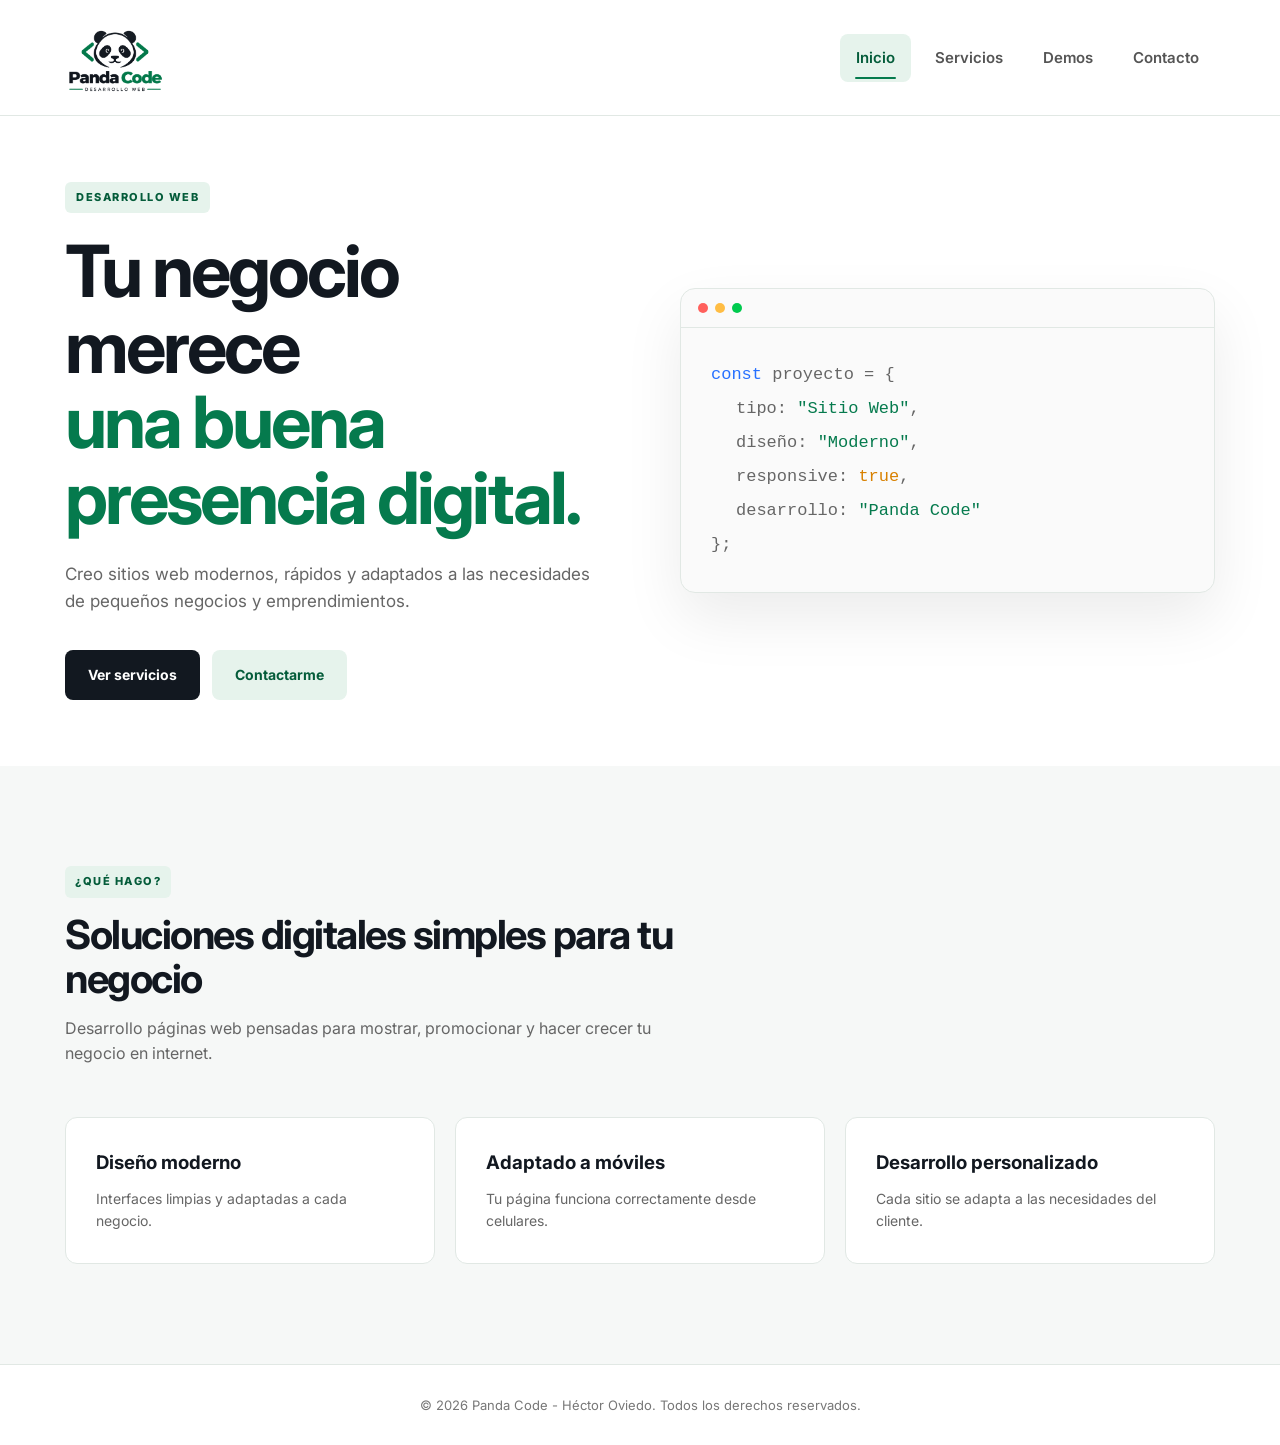
<file: index.html>
<!DOCTYPE html>
<html lang="es">
<head>
    <meta charset="UTF-8">
    <meta name="viewport" content="width=device-width, initial-scale=1.0">

    <title>Panda Code | Desarrollo Web</title>

    <link rel="stylesheet" href="css/inicio.css">

    <link rel="preconnect" href="https://fonts.googleapis.com">
    <link rel="preconnect" href="https://fonts.gstatic.com" crossorigin>

    <link href="https://fonts.googleapis.com/css2?family=Inter:wght@400;500;600;700;800&display=swap" rel="stylesheet">
</head>

<body>

<header class="navbar">
    <div class="container nav-content">

       <a href="index.html" class="logo">
            <img src="img/Logo-sin fondo.png" alt="Panda Code">
        </a>

        <nav>
            <a href="index.html" class="active">Inicio</a>
            <a href="servicios.html">Servicios</a>
            <a href="demos.html">Demos</a>
            <a href="contacto.html">Contacto</a>
        </nav>

        <button class="menu-btn" id="menuBtn">
            ☰
        </button>

    </div>
</header>


<main>

    <section class="hero">

        <div class="container hero-content">

            <div class="hero-text">

                <span class="tag">DESARROLLO WEB</span>

                <h1>
                    Tu negocio merece
                    <span>una buena presencia digital.</span>
                </h1>

                <p>
                    Creo sitios web modernos, rápidos y adaptados a las
                    necesidades de pequeños negocios y emprendimientos.
                </p>

                <div class="hero-buttons">

                    <a href="servicios.html" class="btn btn-dark">
                        Ver servicios
                    </a>

                    <a href="contacto.html" class="btn btn-light">
                        Contactarme
                    </a>

                </div>

            </div>


            <div class="hero-card">

                <div class="card-header">
                    <span class="circle red"></span>
                    <span class="circle yellow"></span>
                    <span class="circle green"></span>
                </div>

                <div class="code">

                    <p><span class="blue">const</span> proyecto = {</p>

                    <p class="indent">
                        tipo: <span class="green-text">"Sitio Web"</span>,
                    </p>

                    <p class="indent">
                        diseño: <span class="green-text">"Moderno"</span>,
                    </p>

                    <p class="indent">
                        responsive: <span class="orange">true</span>,
                    </p>

                    <p class="indent">
                        desarrollo: <span class="green-text">"Panda Code"</span>
                    </p>

                    <p>};</p>

                </div>

            </div>

        </div>

    </section>


    <section class="about">

        <div class="container">

            <div class="section-title">

                <span>¿QUÉ HAGO?</span>

                <h2>
                    Soluciones digitales simples
                    para tu negocio
                </h2>

                <p>
                    Desarrollo páginas web pensadas para mostrar,
                    promocionar y hacer crecer tu negocio en internet.
                </p>

            </div>


            <div class="mini-grid">

                <div class="mini-card">
                    <h3>Diseño moderno</h3>
                    <p>Interfaces limpias y adaptadas a cada negocio.</p>
                </div>

                <div class="mini-card">
                    <h3>Adaptado a móviles</h3>
                    <p>Tu página funciona correctamente desde celulares.</p>
                </div>

                <div class="mini-card">
                    <h3>Desarrollo personalizado</h3>
                    <p>Cada sitio se adapta a las necesidades del cliente.</p>
                </div>

            </div>

        </div>

    </section>

</main>


<footer>
    <div class="container">
        <p>&copy; 2026 Panda Code - Héctor Oviedo. Todos los derechos reservados.</p>
    </div>
</footer>


<script src="js/Portafolio.js"></script>

</body>
</html>
</file>
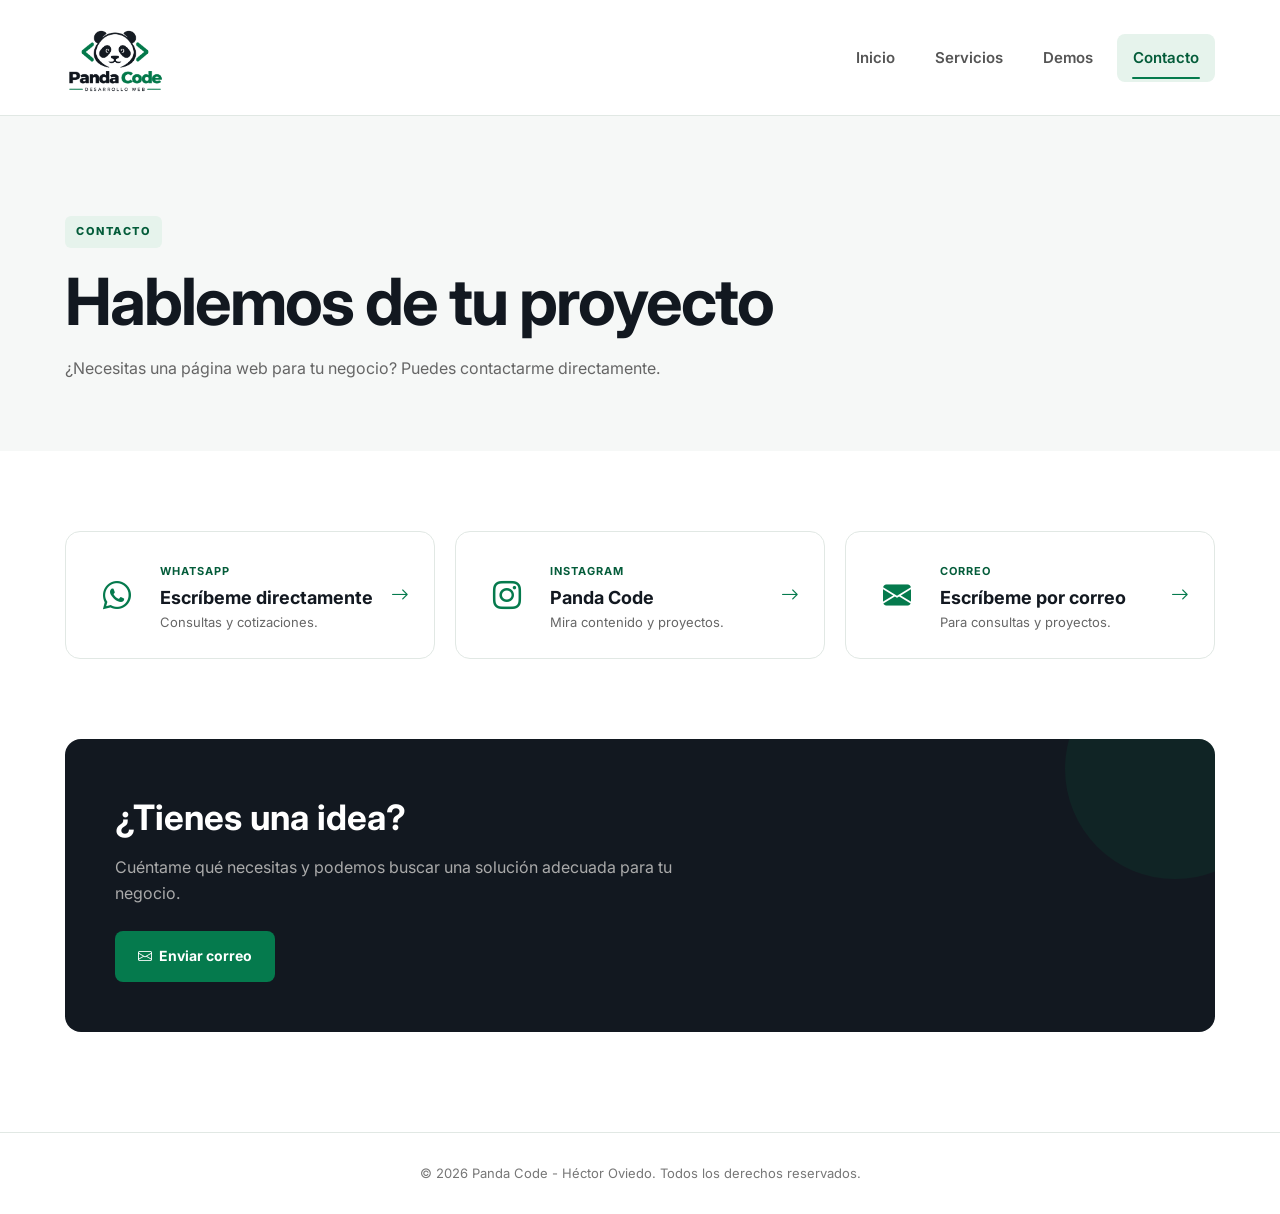
<file: contacto.html>
<!DOCTYPE html>
<html lang="es">

<head>

    <meta charset="UTF-8">

    <meta
        name="viewport"
        content="width=device-width, initial-scale=1.0"
    >

    <title>Contacto | Panda Code</title>


    <!-- CSS -->
    <link rel="stylesheet" href="css/inicio.css">


    <!-- Google Fonts -->
    <link rel="preconnect" href="https://fonts.googleapis.com">

    <link
        rel="preconnect"
        href="https://fonts.gstatic.com"
        crossorigin
    >

    <link
        href="https://fonts.googleapis.com/css2?family=Inter:wght@400;500;600;700;800&display=swap"
        rel="stylesheet"
    >


    <!-- Bootstrap Icons -->
    <link
        rel="stylesheet"
        href="https://cdn.jsdelivr.net/npm/bootstrap-icons@1.11.3/font/bootstrap-icons.min.css"
    >

</head>


<body>


    <!-- =========================================
         NAVBAR
    ========================================== -->

    <header class="navbar">

        <div class="container nav-content">


            <!-- LOGO -->

            <a
                href="index.html"
                class="logo"
            >

                <img
                    src="img/Logo-sin fondo.png"
                    alt="Panda Code"
                >

            </a>


            <!-- MENU -->

            <nav id="mainNav">

                <a href="index.html">
                    Inicio
                </a>

                <a href="servicios.html">
                    Servicios
                </a>

                <a href="demos.html">
                    Demos
                </a>

                <a
                    href="contacto.html"
                    class="active"
                >
                    Contacto
                </a>

            </nav>


            <!-- MENU HAMBURGUESA -->

            <button
                class="menu-btn"
                id="menuBtn"
                aria-label="Abrir menú"
                aria-expanded="false"
            >

                <span class="menu-icon">

                    <span></span>
                    <span></span>
                    <span></span>

                </span>

            </button>


        </div>

    </header>



    <!-- =========================================
         CONTENIDO
    ========================================== -->

    <main>


        <!-- =====================================
             ENCABEZADO
        ====================================== -->

        <section class="page-header">

            <div class="container">

                <span class="tag">
                    CONTACTO
                </span>


                <h1>
                    Hablemos de tu proyecto
                </h1>


                <p>
                    ¿Necesitas una página web para tu negocio?
                    Puedes contactarme directamente.
                </p>

            </div>

        </section>



        <!-- =====================================
             REDES Y CONTACTO
        ====================================== -->

        <section class="contact">

            <div class="container contact-grid">


                <!-- WHATSAPP -->

                <a
                    href="https://wa.me/947875170"
                    target="_blank"
                    rel="noopener noreferrer"
                    class="contact-card"
                >

                    <div class="contact-icon">

                        <i class="bi bi-whatsapp"></i>

                    </div>


                    <div class="contact-info">

                        <span>
                            WHATSAPP
                        </span>

                        <h2>
                            Escríbeme directamente
                        </h2>

                        <p>
                            Consultas y cotizaciones.
                        </p>

                    </div>


                    <strong class="contact-arrow">
                        <i class="bi bi-arrow-right"></i>
                    </strong>

                </a>



                <!-- INSTAGRAM -->

                <a
                    href="https://www.instagram.com/pandacode.cl?stkn=NTAxam9kancyeXI5"
                    target="_blank"
                    rel="noopener noreferrer"
                    class="contact-card"
                >

                    <div class="contact-icon">

                        <i class="bi bi-instagram"></i>

                    </div>


                    <div class="contact-info">

                        <span>
                            INSTAGRAM
                        </span>

                        <h2>
                            Panda Code
                        </h2>

                        <p>
                            Mira contenido y proyectos.
                        </p>

                    </div>


                    <strong class="contact-arrow">
                        <i class="bi bi-arrow-right"></i>
                    </strong>

                </a>



                <!-- CORREO -->

                <a href="mailto:hector.oviedo@virgiogomez.cl" class="contact-card">

                    <div class="contact-icon">
                        <i class="bi bi-envelope-fill"></i>
                    </div>

                    <div class="contact-info">
                        <span>CORREO</span>

                        <h2>Escríbeme por correo</h2>

                        <p>
                            Para consultas y proyectos.
                        </p>
                    </div>

                    <strong class="contact-arrow">
                        <i class="bi bi-arrow-right"></i>
                    </strong>

                </a>


            </div>

        </section>



        <!-- =====================================
             CAJA FINAL
        ====================================== -->

        <section class="contact-message">

            <div class="container">

                <div class="contact-box">


                    <h2>
                        ¿Tienes una idea?
                    </h2>


                    <p>
                        Cuéntame qué necesitas y podemos buscar
                        una solución adecuada para tu negocio.
                    </p>


                    <a
                        href="mailto:hector.oviedo@virgiogomez.cl"
                        class="btn btn-dark"
                    >

                        <i class="bi bi-envelope"></i>

                        Enviar correo

                    </a>


                </div>

            </div>

        </section>


    </main>



  

    <footer>

        <div class="container">

            <p>
                © 2026 Panda Code - Héctor Oviedo.
                Todos los derechos reservados.
            </p>

        </div>

    </footer>



    <!-- JAVASCRIPT -->

    <script src="js/Portafolio.js"></script>

</body>

</html>
</file>
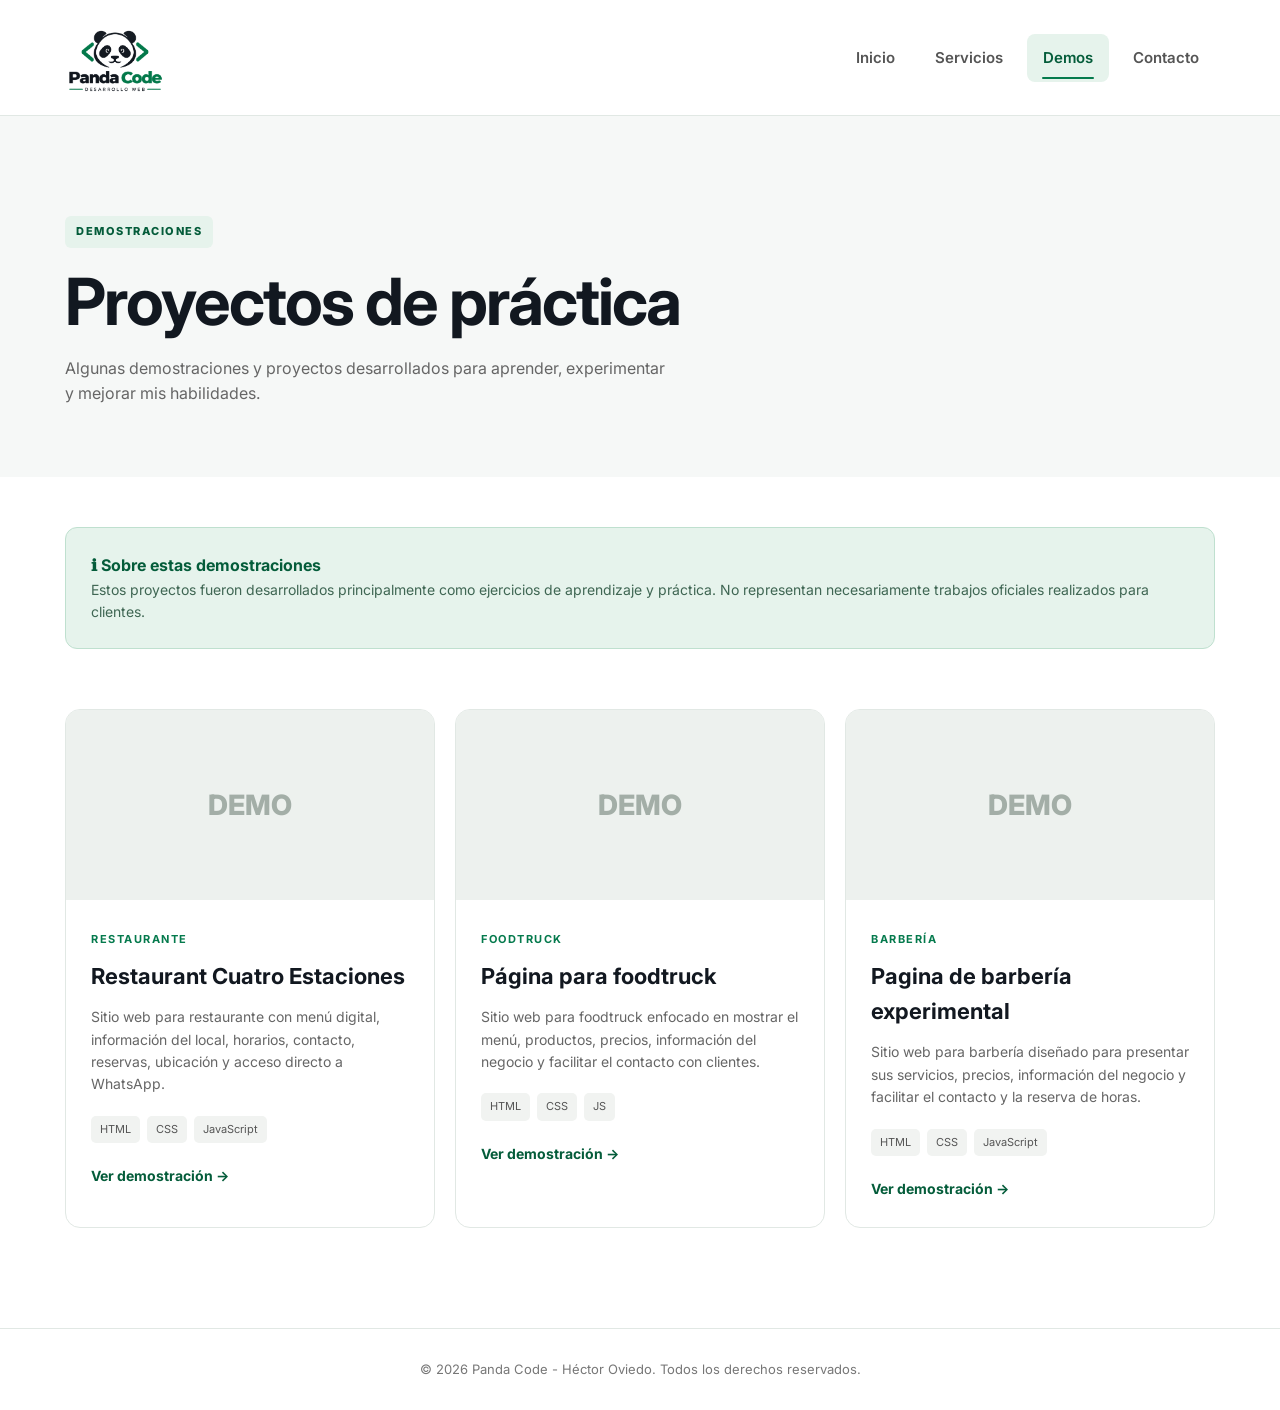
<file: demos.html>
<!DOCTYPE html>
<html lang="es">
<head>

    <meta charset="UTF-8">
    <meta name="viewport" content="width=device-width, initial-scale=1.0">

    <title>Demos | Panda Code</title>

    <link rel="stylesheet" href="css/inicio.css">

    <link rel="preconnect" href="https://fonts.googleapis.com">
    <link rel="preconnect" href="https://fonts.gstatic.com" crossorigin>

    <link href="https://fonts.googleapis.com/css2?family=Inter:wght@400;500;600;700;800&display=swap" rel="stylesheet">

</head>

<body>


<header class="navbar">

    <div class="container nav-content">

        <a href="index.html" class="logo">
            <img src="img/Logo-sin fondo.png" alt="Panda Code">
        </a>

        <nav>

            <a href="index.html">
                Inicio
            </a>

            <a href="servicios.html">
                Servicios
            </a>

            <a href="demos.html" class="active">
                Demos
            </a>

            <a href="contacto.html">
                Contacto
            </a>

        </nav>

        <button class="menu-btn" id="menuBtn">
            ☰
        </button>

    </div>

</header>


<main>


<section class="page-header">

    <div class="container">

        <span class="tag">
            DEMOSTRACIONES
        </span>

        <h1>
            Proyectos de práctica
        </h1>

        <p>
            Algunas demostraciones y proyectos desarrollados
            para aprender, experimentar y mejorar mis habilidades.
        </p>

    </div>

</section>



<section class="demo-info">

    <div class="container">

        <div class="notice">

            <strong>
                ℹ Sobre estas demostraciones
            </strong>

            <p>
                Estos proyectos fueron desarrollados principalmente
                como ejercicios de aprendizaje y práctica. No
                representan necesariamente trabajos oficiales
                realizados para clientes.
            </p>

        </div>

    </div>

</section>



<section class="demos">

    <div class="container demos-grid">


        <article class="demo-card">

            <div class="demo-image">

                <span>
                    DEMO
                </span>

            </div>

            <div class="demo-content">

                <span class="demo-category">
                    RESTAURANTE
                </span>

                <h2>
                    Restaurant Cuatro Estaciones
                </h2>

                <p>
                    Sitio web para restaurante con menú digital, información del local, horarios, contacto, reservas, ubicación y acceso directo a WhatsApp.
                </p>

                <div class="demo-tech">

                    <span>HTML</span>
                    <span>CSS</span>
                    <span>JavaScript</span>

                </div>

                <a
                href="https://hectoroviedo05.github.io/Cuatro-Estaciones-2/"
                target="_blank"
                class="demo-link"
            >
                Ver demostración →
            </a>

            </div>

        </article>



        <article class="demo-card">

            <div class="demo-image">

                <span>
                    DEMO
                </span>

            </div>

            <div class="demo-content">

                <span class="demo-category">
                    FOODTRUCK
                </span>

                <h2>
                    Página para foodtruck 
                </h2>

                <p>
                    Sitio web para foodtruck enfocado en mostrar el menú, productos, precios, información del negocio y facilitar el contacto con clientes.
                </p>

                <div class="demo-tech">

                    <span>HTML</span>
                    <span>CSS</span>
                    <span>JS</span>

                </div>

                <a
                    href="https://los-horniitos-del-15.web.app/"
                    target="_blank"
                    class="demo-link"
                >
                    Ver demostración →
                </a>

            </div>

        </article>



        <article class="demo-card">

            <div class="demo-image">

                <span>
                    DEMO
                </span>

            </div>

            <div class="demo-content">

                <span class="demo-category">
                    BARBERÍA
                </span>

                <h2>
                    Pagina de barbería experimental
                </h2>

                <p>
                    Sitio web para barbería diseñado para presentar sus servicios, precios, información del negocio y facilitar el contacto y la reserva de horas.
                </p>

                <div class="demo-tech">

                    <span>HTML</span>
                    <span>CSS</span>
                    <span>JavaScript</span>

                </div>

                <a
                    href="https://barberweb-516fb.web.app/index.html"
                    target="_blank"
                    class="demo-link"
                >
                    Ver demostración →
                </a>

            </div>

        </article>


    </div>

</section>

</main>


<footer>
    <div class="container">
        <p>&copy; 2026 Panda Code - Héctor Oviedo. Todos los derechos reservados.</p>
    </div>
</footer>


<script src="js/Portafolio.js"></script>

</body>
</html>
</file>
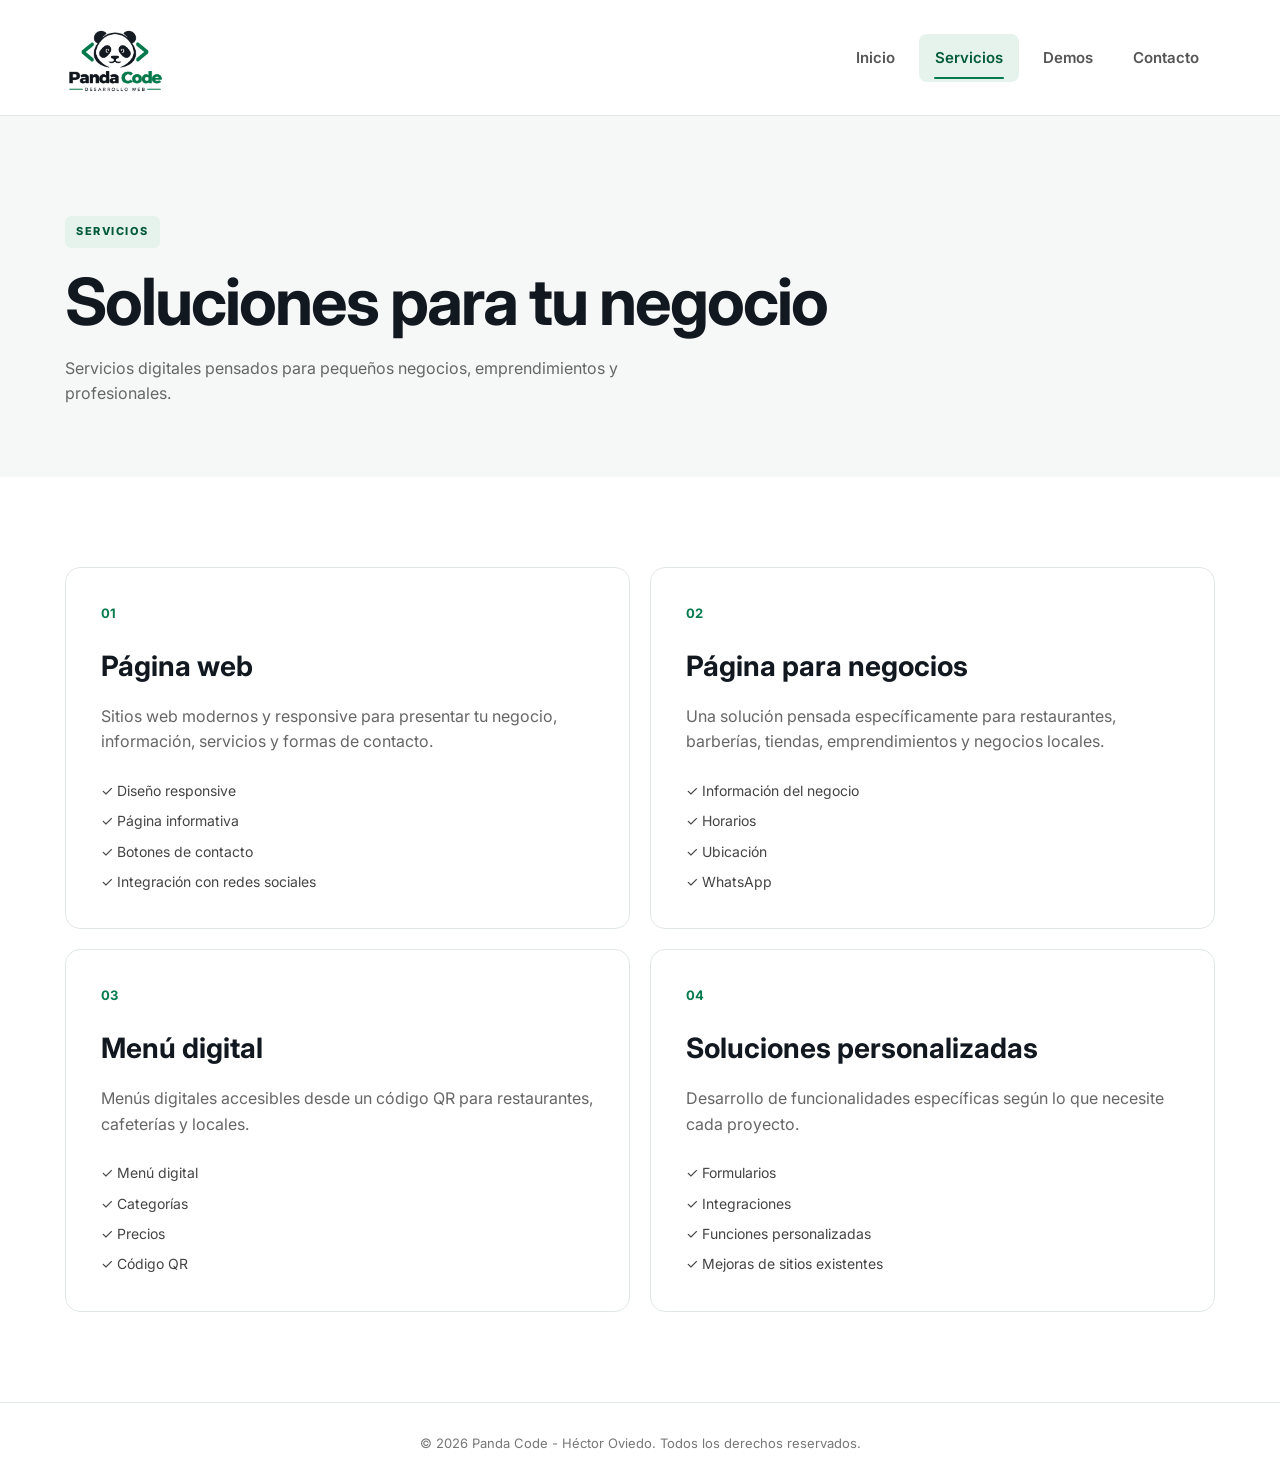
<file: servicios.html>
<!DOCTYPE html>
<html lang="es">
<head>

    <meta charset="UTF-8">
    <meta name="viewport" content="width=device-width, initial-scale=1.0">

    <title>Servicios | Panda Code</title>

    <link rel="stylesheet" href="css/inicio.css">

    <link rel="preconnect" href="https://fonts.googleapis.com">
    <link rel="preconnect" href="https://fonts.gstatic.com" crossorigin>

    <link href="https://fonts.googleapis.com/css2?family=Inter:wght@400;500;600;700;800&display=swap" rel="stylesheet">

</head>

<body>


<header class="navbar">

    <div class="container nav-content">

        <a href="index.html" class="logo">
            <img src="img/Logo-sin fondo.png" alt="Panda Code">
        </a>

        <nav>

            <a href="index.html">Inicio</a>

            <a href="servicios.html" class="active">
                Servicios
            </a>

            <a href="demos.html">
                Demos
            </a>

            <a href="contacto.html">
                Contacto
            </a>

        </nav>

        <button class="menu-btn" id="menuBtn">
            ☰
        </button>

    </div>

</header>


<main>

<section class="page-header">

    <div class="container">

        <span class="tag">
            SERVICIOS
        </span>

        <h1>
            Soluciones para tu negocio
        </h1>

        <p>
            Servicios digitales pensados para pequeños negocios,
            emprendimientos y profesionales.
        </p>

    </div>

</section>


<section class="services">

    <div class="container services-grid">


        <article class="service-card">

            <div class="service-number">
                01
            </div>

            <h2>
                Página web
            </h2>

            <p>
                Sitios web modernos y responsive para presentar
                tu negocio, información, servicios y formas de contacto.
            </p>

            <div class="service-list">

                <span>✓ Diseño responsive</span>

                <span>✓ Página informativa</span>

                <span>✓ Botones de contacto</span>

                <span>✓ Integración con redes sociales</span>

            </div>

        </article>


        <article class="service-card">

            <div class="service-number">
                02
            </div>

            <h2>
                Página para negocios
            </h2>

            <p>
                Una solución pensada específicamente para
                restaurantes, barberías, tiendas, emprendimientos
                y negocios locales.
            </p>

            <div class="service-list">

                <span>✓ Información del negocio</span>

                <span>✓ Horarios</span>

                <span>✓ Ubicación</span>

                <span>✓ WhatsApp</span>

            </div>

        </article>


        <article class="service-card">

            <div class="service-number">
                03
            </div>

            <h2>
                Menú digital
            </h2>

            <p>
                Menús digitales accesibles desde un código QR
                para restaurantes, cafeterías y locales.
            </p>

            <div class="service-list">

                <span>✓ Menú digital</span>

                <span>✓ Categorías</span>

                <span>✓ Precios</span>

                <span>✓ Código QR</span>

            </div>

        </article>


        <article class="service-card">

            <div class="service-number">
                04
            </div>

            <h2>
                Soluciones personalizadas
            </h2>

            <p>
                Desarrollo de funcionalidades específicas
                según lo que necesite cada proyecto.
            </p>

            <div class="service-list">

                <span>✓ Formularios</span>

                <span>✓ Integraciones</span>

                <span>✓ Funciones personalizadas</span>

                <span>✓ Mejoras de sitios existentes</span>

            </div>

        </article>


    </div>

</section>

</main>


<footer>
    <div class="container">
        <p>&copy; 2026 Panda Code - Héctor Oviedo. Todos los derechos reservados.</p>
    </div>
</footer>


<script src="js/Portafolio.js"></script>

</body>
</html>
</file>
<file: css/inicio.css>
/* =========================================
   RESET
========================================= */

* {
    margin: 0;
    padding: 0;
    box-sizing: border-box;
}

:root {
    --black: #121820;
    --white: #ffffff;

    /* Verde Panda Code */
    --green: #057a4d;
    --green-dark: #045c3a;
    --green-light: #e6f3ec;

    --gray: #666666;
    --light: #f6f8f7;
    --border: #e1e8e4;
}

html {
    scroll-behavior: smooth;
}

body {
    font-family: "Inter", sans-serif;
    color: var(--black);
    background: var(--white);
    line-height: 1.6;
}

a {
    text-decoration: none;
    color: inherit;
}

button {
    font-family: inherit;
}

.container {
    width: min(1150px, 90%);
    margin: 0 auto;
}


/* =========================================
   NAVBAR
========================================= */

.navbar {
    position: sticky;
    top: 0;
    z-index: 1000;
    background: rgba(255, 255, 255, 0.97);
    backdrop-filter: blur(12px);
    border-bottom: 1px solid var(--border);
}

.nav-content {
    height: 115px;
    display: flex;
    align-items: center;
    justify-content: space-between;
}


/* =========================================
   LOGO
========================================= */

.logo {
    display: flex;
    align-items: center;
    justify-content: flex-start;
    height: 100%;
    overflow: visible;
}

.logo img {
    height: 100px;
    width: auto;
    object-fit: contain;
    display: block;
    transition: transform 0.25s ease;
}

.logo:hover img {
    transform: scale(1.05);
}


/* =========================================
   MENU DESKTOP
========================================= */

nav {
    display: flex;
    align-items: center;
    gap: 8px;
}

nav a {
    position: relative;
    padding: 12px 16px;
    font-size: 15px;
    font-weight: 600;
    color: #555555;
    border-radius: 8px;
    transition: all 0.25s ease;
}

nav a:hover {
    color: var(--green);
    background: var(--green-light);
}

nav a.active {
    color: var(--green-dark);
    background: var(--green-light);
}

nav a.active::after {
    content: "";
    position: absolute;
    left: 15px;
    right: 15px;
    bottom: 3px;
    height: 2px;
    border-radius: 10px;
    background: var(--green);
}


/* =========================================
   MENÚ HAMBURGUESA
========================================= */

.menu-btn {
    display: none;
    width: 46px;
    height: 46px;

    border: 1px solid var(--border);
    border-radius: 12px;

    background: var(--white);
    cursor: pointer;

    position: relative;
    z-index: 1100;

    transition: all 0.25s ease;
}

.menu-btn:hover {
    background: var(--green-light);
    border-color: var(--green);
}

.menu-icon {
    position: absolute;

    width: 21px;
    height: 16px;

    left: 50%;
    top: 50%;

    transform: translate(-50%, -50%);
}

.menu-icon span {
    position: absolute;

    left: 0;

    width: 21px;
    height: 2px;

    border-radius: 10px;

    background: var(--black);

    transition: all 0.25s ease;
}

.menu-icon span:nth-child(1) {
    top: 0;
}

.menu-icon span:nth-child(2) {
    top: 7px;
}

.menu-icon span:nth-child(3) {
    top: 14px;
}


/* =========================================
   ANIMACIÓN HAMBURGUESA
========================================= */

.menu-btn.open .menu-icon span:nth-child(1) {
    top: 7px;
    transform: rotate(45deg);
    background: var(--green-dark);
}

.menu-btn.open .menu-icon span:nth-child(2) {
    opacity: 0;
}

.menu-btn.open .menu-icon span:nth-child(3) {
    top: 7px;
    transform: rotate(-45deg);
    background: var(--green-dark);
}


/* =========================================
   HERO
========================================= */

.hero {
    min-height: 650px;

    display: flex;
    align-items: center;
}

.hero-content {
    display: grid;
    grid-template-columns: 1fr 1fr;

    gap: 80px;

    align-items: center;
}

.hero-text {
    animation: fadeUp 0.7s ease;
}


/* =========================================
   TAG
========================================= */

.tag {
    display: inline-block;

    padding: 7px 11px;

    border-radius: 6px;

    background: var(--green-light);
    color: var(--green-dark);

    font-size: 11px;
    font-weight: 800;

    letter-spacing: 1.5px;

    margin-bottom: 20px;
}


/* =========================================
   HERO TEXTO
========================================= */

.hero h1 {
    font-size: clamp(42px, 6vw, 72px);

    line-height: 1.05;

    letter-spacing: -3px;

    margin-bottom: 25px;
}

.hero h1 span {
    display: block;
    color: var(--green);
}

.hero p {
    max-width: 540px;

    color: var(--gray);

    font-size: 17px;
}


/* =========================================
   BOTONES
========================================= */

.hero-buttons {
    margin-top: 35px;

    display: flex;
    gap: 12px;
}

.btn {
    display: inline-flex;

    align-items: center;
    justify-content: center;

    gap: 7px;

    padding: 14px 23px;

    border-radius: 8px;

    font-size: 14px;
    font-weight: 700;

    transition: all 0.25s ease;
}

.btn:hover {
    transform: translateY(-3px);
}

.btn-dark {
    background: var(--black);
    color: var(--white);
}

.btn-dark:hover {
    background: var(--green);
}

.btn-light {
    background: var(--green-light);
    color: var(--green-dark);
}

.btn-light:hover {
    background: #d3ebdf;
}


/* =========================================
   TARJETA DE CÓDIGO
========================================= */

.hero-card {
    background: #fafafa;

    border: 1px solid var(--border);

    border-radius: 15px;

    overflow: hidden;

    box-shadow: 0 25px 60px rgba(0, 0, 0, 0.08);

    animation: fadeUp 0.8s ease;
}

.card-header {
    padding: 14px 17px;

    border-bottom: 1px solid var(--border);

    display: flex;

    gap: 7px;
}

.circle {
    width: 10px;
    height: 10px;

    border-radius: 50%;
}

.red {
    background: #ff605c;
}

.yellow {
    background: #ffbd44;
}

.green {
    background: #00ca4e;
}

.code {
    padding: 30px;

    font-family: monospace;

    font-size: 15px;

    line-height: 2;
}

.indent {
    padding-left: 25px;
}

.blue {
    color: #2670ff;
}

.green-text {
    color: var(--green);
}

.orange {
    color: #d88100;
}


/* =========================================
   ABOUT
========================================= */

.about {
    padding: 100px 0;

    background: var(--light);
}

.section-title {
    max-width: 650px;

    margin-bottom: 50px;
}

.section-title > span {
    display: inline-block;

    padding: 7px 10px;

    border-radius: 6px;

    background: var(--green-light);

    color: var(--green-dark);

    font-size: 11px;

    font-weight: 800;

    letter-spacing: 1.5px;
}

.section-title h2 {
    font-size: 40px;

    line-height: 1.1;

    margin: 15px 0;

    letter-spacing: -1.5px;
}

.section-title p {
    color: var(--gray);
}


/* =========================================
   TARJETAS PEQUEÑAS
========================================= */

.mini-grid {
    display: grid;

    grid-template-columns: repeat(3, 1fr);

    gap: 20px;
}

.mini-card {
    background: var(--white);

    border: 1px solid var(--border);

    border-radius: 12px;

    padding: 30px;

    transition: all 0.25s ease;
}

.mini-card:hover {
    transform: translateY(-4px);

    border-color: #b7dcc8;

    box-shadow: 0 12px 30px rgba(0, 0, 0, 0.05);
}

.mini-icon {
    width: 40px;
    height: 40px;

    display: flex;

    align-items: center;
    justify-content: center;

    margin-bottom: 18px;

    border-radius: 9px;

    background: var(--green-light);

    color: var(--green-dark);

    font-size: 12px;

    font-weight: 800;
}

.mini-card h3 {
    margin-bottom: 10px;
}

.mini-card p {
    color: var(--gray);

    font-size: 14px;
}


/* =========================================
   ENCABEZADO DE PÁGINAS
========================================= */

.page-header {
    padding: 100px 0 70px;

    background: var(--light);
}

.page-header h1 {
    font-size: clamp(40px, 6vw, 65px);

    line-height: 1.05;

    letter-spacing: -2px;

    margin-bottom: 20px;
}

.page-header p {
    color: var(--gray);

    max-width: 600px;

    font-size: 16px;
}


/* =========================================
   SERVICIOS
========================================= */

.services {
    padding: 90px 0;
}

.services-grid {
    display: grid;

    grid-template-columns: repeat(2, 1fr);

    gap: 20px;
}

.service-card {
    border: 1px solid var(--border);

    border-radius: 15px;

    padding: 35px;

    background: var(--white);

    transition: all 0.25s ease;
}

.service-card:hover {
    transform: translateY(-4px);

    border-color: #b7dcc8;

    box-shadow: 0 15px 30px rgba(0, 0, 0, 0.07);
}

.service-number {
    font-size: 13px;

    font-weight: 700;

    color: var(--green);

    margin-bottom: 20px;
}

.service-card h2 {
    font-size: 28px;

    margin-bottom: 15px;
}

.service-card p {
    color: var(--gray);

    margin-bottom: 25px;
}

.service-list {
    display: flex;

    flex-direction: column;

    gap: 8px;

    font-size: 14px;
}

.service-list span {
    color: #444444;
}


/* =========================================
   DEMOS
========================================= */

.demo-info {
    padding-top: 50px;
}

.notice {
    border: 1px solid #bfe0cf;

    border-radius: 12px;

    padding: 25px;

    background: var(--green-light);
}

.notice-title {
    display: flex;

    align-items: center;

    gap: 10px;

    margin-bottom: 8px;
}

.notice strong {
    color: var(--green-dark);
}

.notice-icon {
    width: 24px;
    height: 24px;

    display: flex;

    align-items: center;
    justify-content: center;

    border-radius: 50%;

    background: var(--green);

    color: var(--white);

    font-size: 13px;

    font-weight: 800;
}

.notice p {
    color: #3f6653;

    font-size: 14px;
}

.demos {
    padding: 60px 0 100px;
}

.demos-grid {
    display: grid;

    grid-template-columns: repeat(3, 1fr);

    gap: 20px;
}

.demo-card {
    border: 1px solid var(--border);

    border-radius: 15px;

    overflow: hidden;

    background: var(--white);

    transition: all 0.25s ease;
}

.demo-card:hover {
    transform: translateY(-4px);

    box-shadow: 0 15px 35px rgba(0, 0, 0, 0.08);

    border-color: #b7dcc8;
}

.demo-image {
    height: 190px;

    display: flex;

    align-items: center;
    justify-content: center;

    background: #edf1ee;
}

.demo-image span {
    font-weight: 800;

    font-size: 28px;

    color: #a3aea7;
}

.demo-content {
    padding: 25px;
}

.demo-category {
    font-size: 11px;

    font-weight: 700;

    letter-spacing: 1.5px;

    color: var(--green);
}

.demo-content h2 {
    margin: 8px 0 12px;

    font-size: 22px;
}

.demo-content p {
    font-size: 14px;

    color: var(--gray);
}

.demo-tech {
    display: flex;

    gap: 7px;

    margin: 20px 0;

    flex-wrap: wrap;
}

.demo-tech span {
    padding: 5px 9px;

    border-radius: 5px;

    background: #f1f3f1;

    color: #555555;

    font-size: 11px;
}

.demo-link {
    font-size: 14px;

    font-weight: 700;

    color: var(--green-dark);

    transition: color 0.2s ease;
}

.demo-link:hover {
    color: var(--green);
}


/* =========================================
   CONTACTO
========================================= */

.contact {
    padding: 80px 0;
}

.contact-grid {
    display: grid;

    grid-template-columns: repeat(3, 1fr);

    gap: 20px;
}

.contact-card {
    border: 1px solid var(--border);

    border-radius: 15px;

    padding: 25px;

    display: flex;

    align-items: center;

    gap: 17px;

    background: var(--white);

    transition: all 0.25s ease;
}

.contact-card:hover {
    transform: translateY(-4px);

    border-color: #b7dcc8;

    box-shadow: 0 15px 30px rgba(0, 0, 0, 0.07);
}


/* =========================================
   ICONOS BOOTSTRAP
========================================= */

.contact-icon {
    min-width: 52px;

    width: 52px;

    height: 52px;

    display: flex;

    align-items: center;
    justify-content: center;

    background: transparent;

    color: var(--green);

    font-size: 28px;

    flex-shrink: 0;

    transition: all 0.25s ease;
}

.contact-icon i {
    font-size: 28px;

    line-height: 1;
}

.contact-card:hover .contact-icon {
    color: var(--green-dark);

    transform: scale(1.08);
}


/* =========================================
   TEXTO CONTACTO
========================================= */

.contact-info {
    min-width: 0;
}

.contact-info span {
    font-size: 11px;

    color: var(--green-dark);

    font-weight: 700;

    letter-spacing: 1px;
}

.contact-info h2 {
    font-size: 18px;

    margin: 3px 0;

    line-height: 1.3;
}

.contact-info p {
    font-size: 13px;

    color: var(--gray);
}


/* =========================================
   FLECHA CONTACTO
========================================= */

.contact-arrow {
    margin-left: auto;

    color: var(--green);

    font-size: 18px;

    flex-shrink: 0;

    transition: transform 0.25s ease;
}

.contact-card:hover .contact-arrow {
    transform: translateX(5px);
}


/* =========================================
   CAJA DE CONTACTO
========================================= */

.contact-message {
    padding-bottom: 100px;
}

.contact-box {
    background: var(--black);

    color: var(--white);

    border-radius: 16px;

    padding: 50px;

    position: relative;

    overflow: hidden;
}

.contact-box::before {
    content: "";

    position: absolute;

    width: 220px;
    height: 220px;

    border-radius: 50%;

    background: var(--green);

    opacity: 0.12;

    right: -70px;

    top: -80px;
}

.contact-box h2 {
    font-size: 35px;

    margin-bottom: 10px;

    position: relative;

    z-index: 2;
}

.contact-box p {
    color: #aaaaaa;

    margin-bottom: 25px;

    max-width: 600px;

    position: relative;

    z-index: 2;
}

.contact-box .btn {
    background: var(--green);

    color: var(--white);

    position: relative;

    z-index: 2;
}

.contact-box .btn:hover {
    background: var(--green-dark);
}


/* =========================================
   FOOTER
========================================= */

footer {
    border-top: 1px solid var(--border);

    padding: 30px 0;

    background: var(--white);

    text-align: center;
}

footer p {
    font-size: 13px;

    color: #777777;

    margin: 0;
}


/* =========================================
   ANIMACIONES
========================================= */

@keyframes fadeUp {

    from {
        opacity: 0;

        transform: translateY(20px);
    }

    to {
        opacity: 1;

        transform: translateY(0);
    }
}

@keyframes menuAppear {

    from {
        opacity: 0;

        transform: translateY(-10px);
    }

    to {
        opacity: 1;

        transform: translateY(0);
    }
}


/* =========================================
   TABLET
========================================= */

@media (max-width: 850px) {

    /* NAVBAR */

    .nav-content {
        height: 100px;
    }

    .logo img {
        height: 84px;
    }


    /* MENÚ DESKTOP OCULTO */

    nav {
        display: none;
    }


    /* MENÚ MÓVIL */

    nav.open {
        display: flex;

        position: absolute;

        top: 100px;

        left: 0;

        width: 100%;

        background: var(--white);

        border-top: 1px solid var(--border);

        border-bottom: 1px solid var(--border);

        padding: 12px 5%;

        flex-direction: column;

        align-items: stretch;

        justify-content: center;

        gap: 5px;

        box-shadow: 0 15px 30px rgba(0, 0, 0, 0.08);

        animation: menuAppear 0.25s ease;
    }


    /* LINKS DEL MENÚ */

    nav a {
        width: 100%;

        padding: 14px;

        text-align: center;

        border-radius: 9px;
    }

    nav a.active {
        background: var(--green-light);

        color: var(--green-dark);
    }

    nav a.active::after {
        display: none;
    }


    /* BOTÓN HAMBURGUESA */

    .menu-btn {
        display: block;
    }


    /* HERO */

    .hero-content {
        grid-template-columns: 1fr;

        gap: 50px;

        padding: 70px 0;
    }


    /* TARJETAS */

    .mini-grid {
        grid-template-columns: 1fr;
    }

    .contact-grid {
        grid-template-columns: 1fr;
    }

    .services-grid {
        grid-template-columns: 1fr;
    }

    .demos-grid {
        grid-template-columns: 1fr;
    }

    .hero h1 {
        font-size: 48px;
    }
}


/* =========================================
   MÓVIL
========================================= */

@media (max-width: 500px) {

    .container {
        width: 92%;
    }


    /* LOGO */

    .logo {
        height: 100%;
    }

    .logo img {
        height: 72px;

        width: auto;
    }


    /* BOTÓN */

    .menu-btn {
        width: 44px;

        height: 44px;
    }


    /* HERO */

    .hero h1 {
        font-size: 40px;

        letter-spacing: -2px;
    }

    .hero-buttons {
        flex-direction: column;
    }

    .btn {
        width: 100%;

        text-align: center;
    }


    /* CODE */

    .hero-card {
        border-radius: 12px;
    }

    .code {
        padding: 22px;

        font-size: 12px;
    }


    /* ABOUT */

    .about {
        padding: 75px 0;
    }

    .section-title h2 {
        font-size: 33px;
    }


    /* PAGE HEADER */

    .page-header {
        padding: 75px 0 55px;
    }

    .page-header h1 {
        font-size: 42px;
    }


    /* SERVICES */

    .service-card {
        padding: 28px;
    }


    /* CONTACT */

    .contact {
        padding: 60px 0;
    }

    .contact-card {
        padding: 20px;
    }

    .contact-icon {
        min-width: 45px;

        width: 45px;

        height: 45px;

        font-size: 24px;
    }

    .contact-icon i {
        font-size: 24px;
    }

    .contact-info h2 {
        font-size: 16px;
    }

    .contact-info p {
        font-size: 12px;
    }

    .contact-box {
        padding: 30px;
    }

    .contact-box h2 {
        font-size: 29px;
    }
}
</file>
